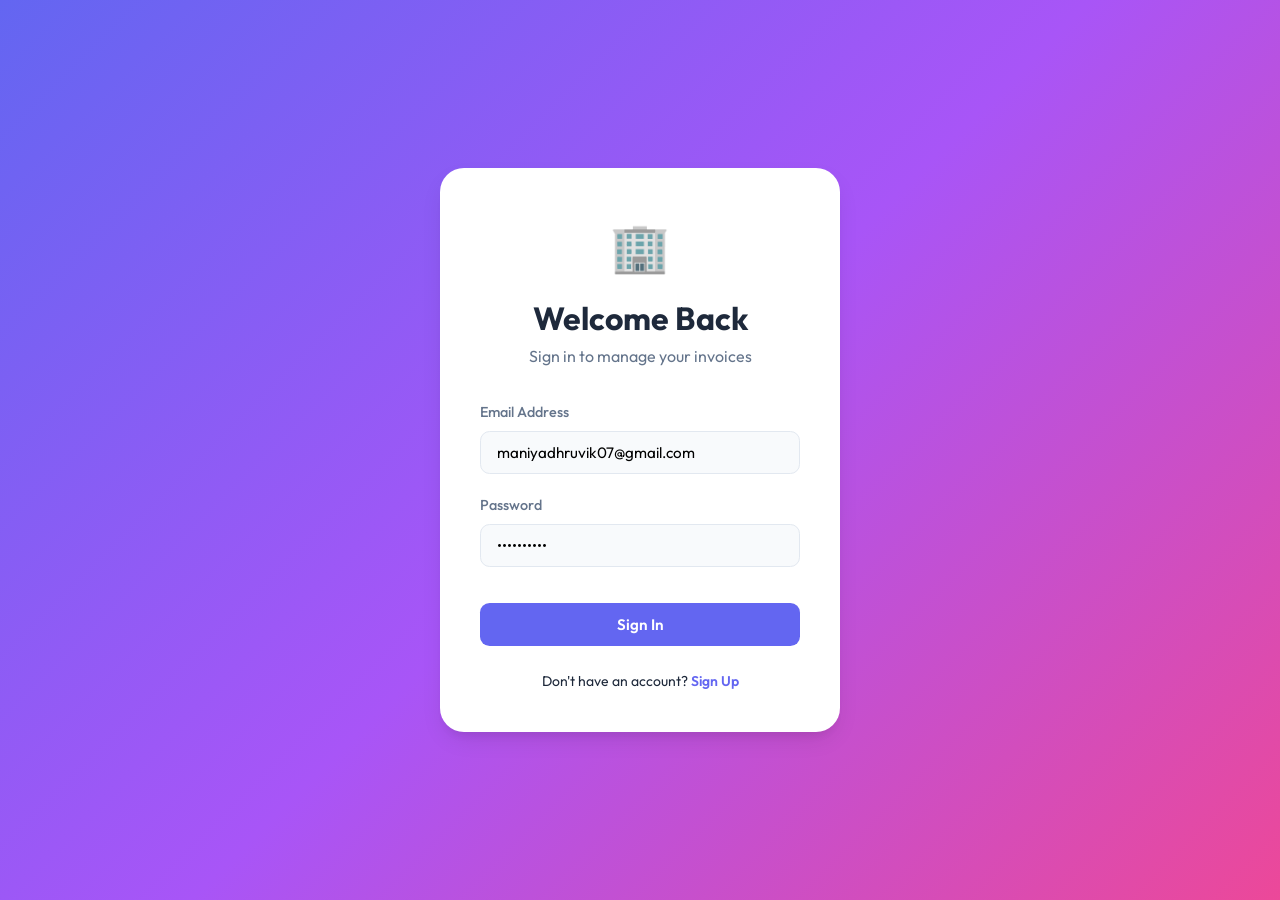
<file: index.html>
<!DOCTYPE html>
<html lang="en">

<head>
    <meta charset="UTF-8">
    <meta name="viewport" content="width=device-width, initial-scale=1.0">
    <title>Invoice Entry | Vyani Enterprise</title>
    <link href="https://fonts.googleapis.com/css2?family=Outfit:wght@100..900&display=swap" rel="stylesheet">
    <link rel="stylesheet" href="style.css">
</head>

<body>
    <div class="app-wrapper">

        <!-- ====== SECTION SWITCH TOGGLE ====== -->
        <div class="section-switch-bar">
            <div class="switch-container" id="section-switch">
                <button class="switch-btn active" id="switch-entry" onclick="switchSection('entry')">
                    <span class="switch-icon">📝</span>
                    <span class="switch-label">Data Entry</span>
                </button>
                <button class="switch-btn" id="switch-history" onclick="switchSection('history')">
                    <span class="switch-icon">📋</span>
                    <span class="switch-label">Invoice History</span>
                </button>
                <div class="switch-slider" id="switch-slider"></div>
            </div>
        </div>

        <!-- ====== SECTION 1: DATA ENTRY ====== -->
        <section class="section-panel active" id="section-entry">
            <div class="dashboard-container">

                <!-- ====== TOP ACTION BAR ====== -->
                <div class="top-action-bar">
                    <h1 class="page-title">Tax Invoice</h1>
                    <div class="top-actions">
                        <button class="chip-btn" onclick="openDialog('supplier-dialog')">🏢 Supplier Info</button>
                        <button class="chip-btn" onclick="openDialog('buyer-dialog')">👤 Buyer Info</button>
                        <button class="chip-btn" onclick="openDialog('meta-dialog')">📄 Invoice Details</button>
                        <button class="chip-btn chip-btn-accent" onclick="openAddItemDialog()">＋ Add Item</button>
                    </div>
                </div>

                <!-- ====== INVOICE DISPLAY (Read-Only View) ====== -->
                <div class="invoice-display">

                    <!-- Top Info Grid -->
                    <div class="inv-grid-top">
                        <!-- Supplier Info -->
                        <div class="inv-box supplier-box">
                            <h4>Supplier</h4>
                            <div id="d-supplier">
                                <p class="empty-hint">Click "🏢 Supplier Info" to enter supplier details</p>
                            </div>
                        </div>
                        <!-- Invoice Meta Info -->
                        <div class="inv-box meta-box">
                            <h4>Invoice Details</h4>
                            <div id="d-invoice-info">
                                <p class="empty-hint">Click "📄 Invoice Details" to enter meta info</p>
                            </div>
                        </div>
                    </div>

                    <!-- Buyer & Transport Info Grid -->
                    <div class="inv-grid-mid">
                        <!-- Buyer Info -->
                        <div class="inv-box buyer-box">
                            <h4>Buyer</h4>
                            <div id="d-buyer">
                                <p class="empty-hint">Click "👤 Buyer Info" to enter buyer details</p>
                            </div>
                        </div>
                        <!-- Transport Info -->
                        <div class="inv-box transport-box">
                            <h4>Transport / Other</h4>
                            <div id="d-transport">
                                <p class="empty-hint">Invoice Details covers this</p>
                            </div>
                        </div>
                    </div>

                    <!-- Items Table -->
                    <table class="inv-table">
                        <thead>
                            <tr>
                                <th style="width:50px">Sr</th>
                                <th>Description</th>
                                <th>Challan Date</th>
                                <th>Challan No.</th>
                                <th style="text-align:right">Amount</th>
                                <th style="width:50px"></th>
                            </tr>
                        </thead>
                        <tbody id="items-body">
                            <tr id="empty-row">
                                <td colspan="6" class="empty-hint" style="padding:2rem">No items added. Click "＋ Add
                                    Item" to start.</td>
                            </tr>
                        </tbody>
                    </table>

                    <!-- Totals -->
                    <div class="inv-totals-bar">
                        <div class="amount-words" id="d-amount-words"></div>
                        <div class="inv-totals">
                            <div class="t-row t-grand"><span>Grand Total</span><span id="d-grand-total">0</span></div>
                        </div>
                    </div>
                </div>

                <div class="bottom-bar">
                    <button class="btn btn-secondary" onclick="resetAll()">🔄 Reset</button>
                    <button class="btn btn-primary" onclick="saveInvoice()" style="width:auto;padding:0.75rem 2.5rem">💾
                        Save
                        Invoice</button>
                </div>
            </div>
        </section>

        <!-- ====== SECTION 2: INVOICE HISTORY ====== -->
        <section class="section-panel" id="section-history">
            <div class="dashboard-container">
                <div class="history-header">
                    <h1 class="page-title">📋 Invoice History</h1>
                    <p class="history-subtitle">Your saved invoices appear here</p>
                </div>
                <div id="history-list" class="history-list">
                    <p class="empty-hint" style="padding:1.5rem">No saved invoices yet.</p>
                </div>
            </div>
        </section>
    </div>

    <!-- ====== PRINT PREVIEW DIALOG ====== -->
    <div id="print-dialog" class="modal-overlay">
        <div class="modal-content" style="max-width:800px;">
            <div class="modal-header no-print">
                <h2 class="modal-title">🖨️ Invoice Preview</h2>
                <div style="display:flex;gap:0.5rem;align-items:center;">
                    <button class="btn btn-primary" onclick="doPrint()" style="width:auto;padding:0.5rem 1.5rem">🖨️
                        Print</button>
                    <button class="close-btn" onclick="closeDialog('print-dialog')">×</button>
                </div>
            </div>
            <div id="print-area"></div>
        </div>
    </div>

    <!-- ============================================ -->
    <!-- ========== ALL DIALOG BOXES BELOW ========== -->
    <!-- ============================================ -->

    <!-- DIALOG: Supplier Info -->
    <div id="supplier-dialog" class="modal-overlay">
        <div class="modal-content">
            <div class="modal-header">
                <h2 class="modal-title">🏢 Supplier Details</h2>
                <button class="close-btn" onclick="closeDialog('supplier-dialog')">×</button>
            </div>
            <div class="form-group">
                <label class="form-label">Supplier Name</label>
                <input type="text" id="f-supplier-name" class="form-input" placeholder="e.g. Vyani Enterprise">
            </div>
            <div class="form-group">
                <label class="form-label">Address</label>
                <input type="text" id="f-supplier-address" class="form-input" placeholder="e.g. 467, Pandol">
            </div>
            <div class="form-group">
                <label class="form-label">City</label>
                <input type="text" id="f-supplier-city" class="form-input" placeholder="e.g. Surat">
            </div>
            <div class="form-group">
                <label class="form-label">Pincode</label>
                <input type="text" id="f-supplier-pincode" class="form-input" placeholder="e.g. 395004">
            </div>
            <div class="form-group">
                <label class="form-label">State</label>
                <input type="text" id="f-supplier-state" class="form-input" placeholder="e.g. Gujarat">
            </div>
            <div class="form-group">
                <label class="form-label">Phone No</label>
                <input type="text" id="f-supplier-phone" class="form-input" placeholder="Phone number">
            </div>
            <div class="modal-footer">
                <button class="btn btn-secondary" onclick="closeDialog('supplier-dialog')">Cancel</button>
                <button class="btn btn-primary" onclick="saveSupplierInfo()">Save</button>
            </div>
        </div>
    </div>

    <!-- DIALOG: Buyer Info -->
    <div id="buyer-dialog" class="modal-overlay">
        <div class="modal-content">
            <div class="modal-header">
                <h2 class="modal-title">👤 Buyer Details</h2>
                <button class="close-btn" onclick="closeDialog('buyer-dialog')">×</button>
            </div>
            <div class="form-group">
                <label class="form-label">Buyer Name</label>
                <input type="text" id="f-buyer-name" class="form-input" placeholder="Buyer name">
            </div>
            <div class="form-group">
                <label class="form-label">Address</label>
                <input type="text" id="f-buyer-address" class="form-input" placeholder="e.g. 467, Pandol">
            </div>

            <div class="form-group">
                <label class="form-label">City</label>
                <input type="text" id="f-buyer-city" class="form-input" placeholder="e.g. Surat">
            </div>
            <div class="form-group">
                <label class="form-label">Pincode</label>
                <input type="text" id="f-buyer-pincode" class="form-input" placeholder="e.g. 395004">
            </div>
            <div class="form-group">
                <label class="form-label">State</label>
                <input type="text" id="f-buyer-state" class="form-input" placeholder="e.g. Gujarat">
            </div>
            <div class="form-group">
                <label class="form-label">Phone No</label>
                <input type="text" id="f-buyer-phone" class="form-input" placeholder="Phone number">
            </div>
            <div class="modal-footer">
                <button class="btn btn-secondary" onclick="closeDialog('buyer-dialog')">Cancel</button>
                <button class="btn btn-primary" onclick="saveBuyerInfo()">Save</button>
            </div>
        </div>
    </div>

    <!-- DIALOG: Add Item -->
    <div id="item-dialog" class="modal-overlay">
        <div class="modal-content">
            <div class="modal-header">
                <h2 class="modal-title" id="item-dialog-title">＋ Add Item Entry</h2>
                <button class="close-btn" onclick="closeDialog('item-dialog')">×</button>
            </div>
            <div class="form-group">
                <label class="form-label">Description</label>
                <input type="text" id="f-item-desc" class="form-input" placeholder="e.g. 206">
            </div>
            <div class="form-group">
                <label class="form-label">Challan Date</label>
                <input type="date" id="f-item-date" class="form-input">
            </div>
            <div class="form-group">
                <label class="form-label">Challan No.</label>
                <input type="text" id="f-item-challan" class="form-input" placeholder="e.g. DC-0001">
            </div>
            <div class="form-group">
                <label class="form-label">Amount (₹)</label>
                <input type="number" id="f-item-amount" class="form-input" placeholder="0">
            </div>
            <div class="modal-footer">
                <button class="btn btn-secondary" onclick="closeDialog('item-dialog')">Cancel</button>
                <button class="btn btn-primary" id="btn-save-item" onclick="saveItemEntry()">Add Item</button>
            </div>
        </div>
    </div>

    <!-- DIALOG: Invoice Details (Meta) -->
    <div id="meta-dialog" class="modal-overlay">
        <div class="modal-content">
            <div class="modal-header">
                <h2 class="modal-title">📄 Invoice Details</h2>
                <button class="close-btn" onclick="closeDialog('meta-dialog')">×</button>
            </div>
            <div style="display:grid; grid-template-columns:1fr 1fr; gap:1rem;">
                <div class="form-group">
                    <label class="form-label">Invoice No</label>
                    <input type="text" id="f-inv-no" class="form-input" placeholder="e.g. VE/001">
                </div>
                <div class="form-group">
                    <label class="form-label">Date</label>
                    <input type="date" id="f-inv-date" class="form-input">
                </div>
                <div class="form-group">
                    <label class="form-label">LR No / Transport</label>
                    <input type="text" id="f-inv-lr" class="form-input" placeholder="LR No">
                </div>
                <div class="form-group">
                    <label class="form-label">Agent / Broker</label>
                    <input type="text" id="f-inv-agent" class="form-input" placeholder="Agent Name">
                </div>
                <div class="form-group">
                    <label class="form-label">Discount (%)</label>
                    <input type="number" id="f-inv-disc" class="form-input" placeholder="0">
                </div>
                <div class="form-group">
                    <label class="form-label">IGST (%)</label>
                    <input type="number" id="f-inv-igst" class="form-input" placeholder="0">
                </div>
            </div>
            <div class="modal-footer">
                <button class="btn btn-secondary" onclick="closeDialog('meta-dialog')">Cancel</button>
                <button class="btn btn-primary" onclick="saveInvoiceMeta()">Save Details</button>
            </div>
        </div>
    </div>

    <script src="script.js"></script>
</body>

</html>
</file>
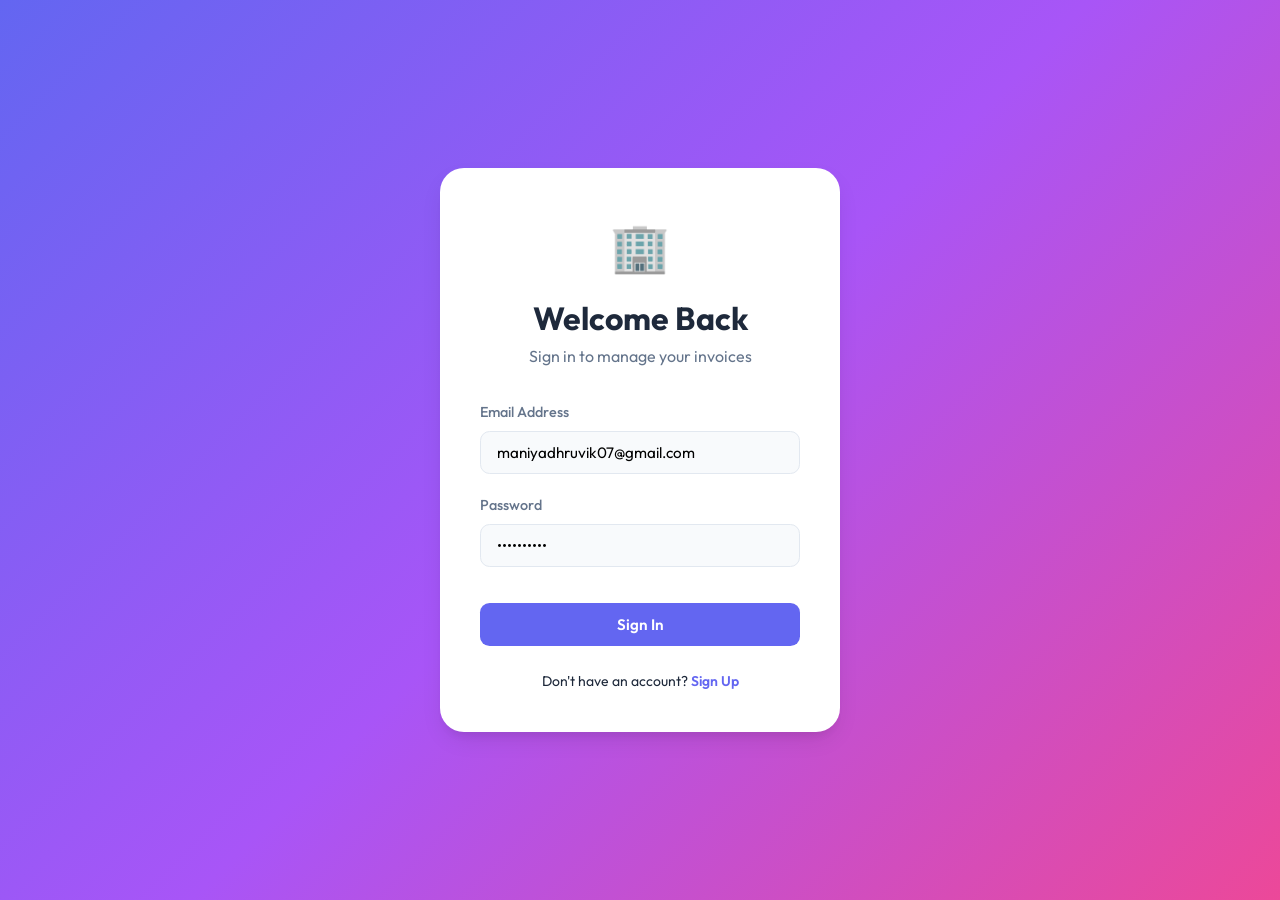
<file: signin.html>
<!DOCTYPE html>
<html lang="en">

<head>
    <meta charset="UTF-8">
    <meta name="viewport" content="width=device-width, initial-scale=1.0">
    <title>Sign In | Invoice Manager</title>
    <link href="https://fonts.googleapis.com/css2?family=Outfit:wght@100..900&display=swap" rel="stylesheet">
    <link rel="stylesheet" href="style.css">
</head>

<body>
    <div class="auth-container">
        <div class="auth-card">
            <div class="auth-header" style="text-align: center; margin-bottom: 2rem;">
                <div class="auth-logo" style="font-size: 3rem; margin-bottom: 0.5rem;">🏢</div>
                <h1 class="auth-title">Welcome Back</h1>
                <p class="auth-subtitle">Sign in to manage your invoices</p>
            </div>
            <form id="signin-form">
                <div class="form-group">
                    <label class="form-label">Email Address</label>
                    <input type="email" id="signin-email" class="form-input" placeholder="Enter your email" required
                        value="maniyadhruvik07@gmail.com">
                </div>
                <div class="form-group">
                    <label class="form-label">Password</label>
                    <input type="password" id="signin-password" class="form-input" placeholder="Enter your password"
                        required value="maniya@#07">
                </div>
                <button type="submit" class="btn btn-primary" style="margin-top: 1rem;">Sign In</button>
            </form>
            <div class="auth-footer">
                Don't have an account? <a href="signup.html" class="auth-link">Sign Up</a>
            </div>
        </div>
    </div>
    <script src="script.js"></script>
</body>

</html>
</file>
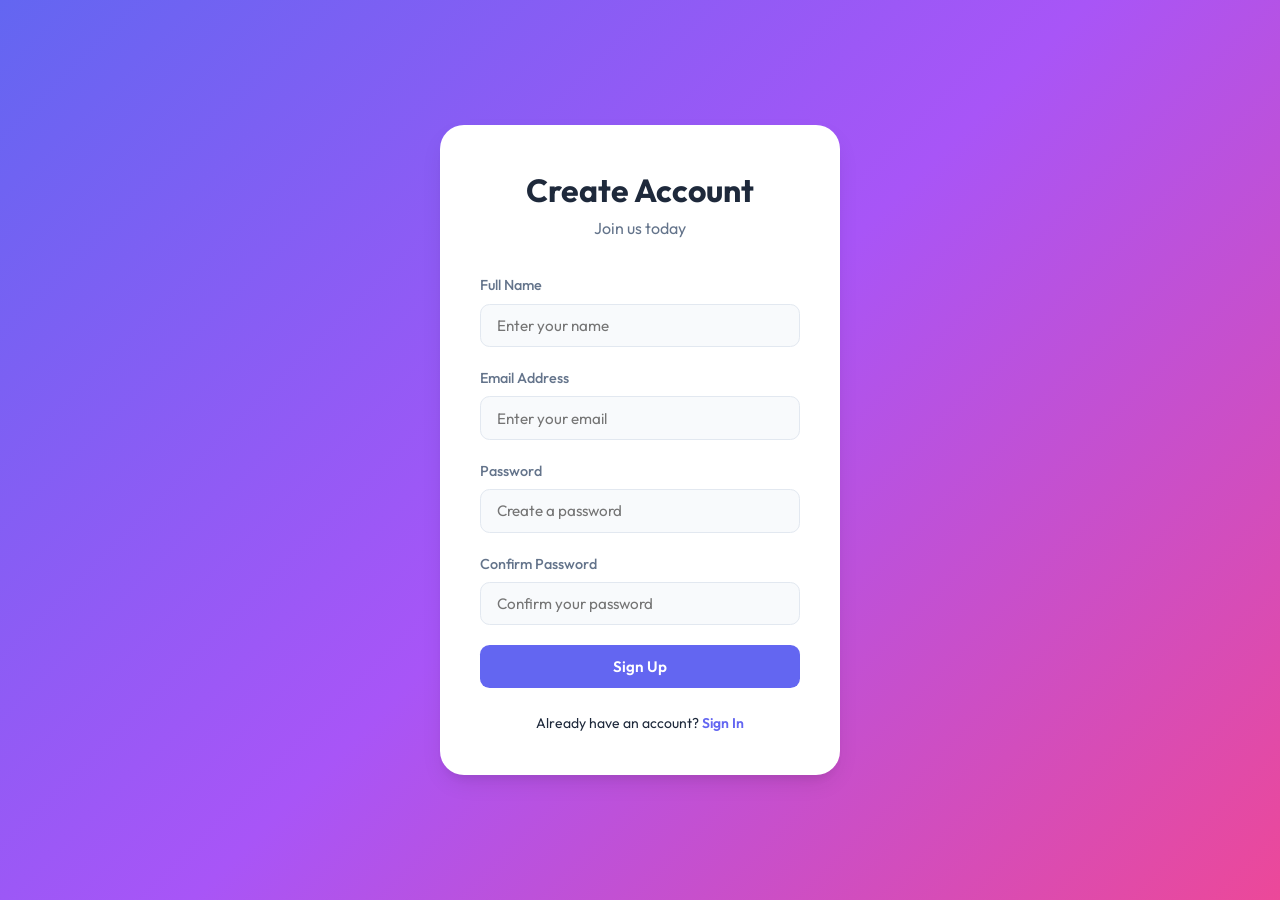
<file: signup.html>
<!DOCTYPE html>
<html lang="en">
<head>
    <meta charset="UTF-8">
    <meta name="viewport" content="width=device-width, initial-scale=1.0">
    <title>Sign Up | Invoice Manager</title>
    <link href="https://fonts.googleapis.com/css2?family=Outfit:wght@100..900&display=swap" rel="stylesheet">
    <link rel="stylesheet" href="style.css">
</head>
<body>
    <div class="auth-container">
        <div class="auth-card">
            <h1 class="auth-title">Create Account</h1>
            <p class="auth-subtitle">Join us today</p>
            <form id="signup-form">
                <div class="form-group">
                    <label class="form-label">Full Name</label>
                    <input type="text" id="signup-name" class="form-input" placeholder="Enter your name" required>
                </div>
                <div class="form-group">
                    <label class="form-label">Email Address</label>
                    <input type="email" id="signup-email" class="form-input" placeholder="Enter your email" required>
                </div>
                <div class="form-group">
                    <label class="form-label">Password</label>
                    <input type="password" id="signup-password" class="form-input" placeholder="Create a password" required>
                </div>
                <div class="form-group">
                    <label class="form-label">Confirm Password</label>
                    <input type="password" id="signup-confirm" class="form-input" placeholder="Confirm your password" required>
                </div>
                <button type="submit" class="btn btn-primary">Sign Up</button>
            </form>
            <div class="auth-footer">
                Already have an account? <a href="signin.html" class="auth-link">Sign In</a>
            </div>
        </div>
    </div>
    <script src="script.js"></script>
</body>
</html>
</file>
<file: style.css>
:root {
    --primary: #6366f1;
    --primary-hover: #4f46e5;
    --accent: #a855f7;
    --bg: #f1f5f9;
    --card: #ffffff;
    --text: #1e293b;
    --text2: #64748b;
    --border: #e2e8f0;
    --success: #10b981;
    --error: #ef4444;
    --shadow: 0 4px 6px -1px rgb(0 0 0 / 0.07), 0 2px 4px -2px rgb(0 0 0 / 0.05);
    --shadow-lg: 0 10px 25px -5px rgb(0 0 0 / 0.1), 0 8px 10px -6px rgb(0 0 0 / 0.08);
}

* {
    margin: 0;
    padding: 0;
    box-sizing: border-box;
}

body {
    font-family: 'Outfit', sans-serif;
    background: var(--bg);
    color: var(--text);
    line-height: 1.6;
}

/* ======================== AUTH PAGES ======================== */
.auth-container {
    min-height: 100vh;
    display: flex;
    align-items: center;
    justify-content: center;
    padding: 2rem;
    background: linear-gradient(135deg, #6366f1 0%, #a855f7 50%, #ec4899 100%);
}

.auth-card {
    background: var(--card);
    padding: 2.5rem;
    border-radius: 1.5rem;
    width: 100%;
    max-width: 400px;
    box-shadow: var(--shadow-lg);
}

.auth-title {
    font-size: 2rem;
    font-weight: 700;
    text-align: center;
}

.auth-subtitle {
    text-align: center;
    color: var(--text2);
    margin-bottom: 2rem;
}

.auth-footer {
    margin-top: 1.5rem;
    text-align: center;
    font-size: 0.875rem;
}

.auth-link {
    color: var(--primary);
    text-decoration: none;
    font-weight: 600;
}

/* ======================== FORM ELEMENTS ======================== */
.form-group {
    margin-bottom: 1.25rem;
}

.form-label {
    display: block;
    margin-bottom: 0.4rem;
    font-weight: 500;
    font-size: 0.9rem;
    color: var(--text2);
}

.form-input {
    width: 100%;
    padding: 0.7rem 1rem;
    border: 1.5px solid var(--border);
    border-radius: 0.6rem;
    font-family: inherit;
    font-size: 0.95rem;
    transition: all 0.25s ease;
    background: #f8fafc;
}

.form-input:focus {
    outline: none;
    border-color: var(--primary);
    background: white;
    box-shadow: 0 0 0 3px rgba(99, 102, 241, 0.15);
}

/* ======================== BUTTONS ======================== */
.btn {
    width: 100%;
    padding: 0.75rem;
    border: none;
    border-radius: 0.6rem;
    font-weight: 600;
    font-family: inherit;
    font-size: 0.95rem;
    cursor: pointer;
    transition: all 0.25s ease;
}

.btn-primary {
    background: var(--primary);
    color: white;
}

.btn-primary:hover {
    background: var(--primary-hover);
    transform: translateY(-1px);
    box-shadow: var(--shadow);
}

.btn-secondary {
    background: white;
    border: 1.5px solid var(--border);
    color: var(--text);
}

.btn-secondary:hover {
    background: var(--bg);
}

/* ======================== APP WRAPPER ======================== */
.app-wrapper {
    min-height: 100vh;
    display: flex;
    flex-direction: column;
}

/* ======================== SECTION SWITCH BAR ======================== */
.section-switch-bar {
    position: sticky;
    top: 0;
    z-index: 100;
    display: flex;
    justify-content: center;
    padding: 1rem 1rem 0.75rem;
    background: linear-gradient(135deg, #6366f1 0%, #7c3aed 50%, #a855f7 100%);
    box-shadow: 0 4px 20px rgba(99, 102, 241, 0.3);
}

.switch-container {
    position: relative;
    display: flex;
    background: rgba(255, 255, 255, 0.15);
    backdrop-filter: blur(10px);
    border-radius: 3rem;
    padding: 4px;
    gap: 0;
    border: 1px solid rgba(255, 255, 255, 0.2);
}

.switch-btn {
    position: relative;
    z-index: 2;
    display: flex;
    align-items: center;
    gap: 0.5rem;
    padding: 0.65rem 1.5rem;
    border: none;
    border-radius: 3rem;
    background: transparent;
    color: rgba(255, 255, 255, 0.7);
    font-family: inherit;
    font-size: 0.9rem;
    font-weight: 600;
    cursor: pointer;
    transition: color 0.3s ease;
    white-space: nowrap;
}

.switch-btn.active {
    color: var(--primary);
}

.switch-btn:hover:not(.active) {
    color: rgba(255, 255, 255, 1);
}

.switch-icon {
    font-size: 1.1rem;
}

.switch-slider {
    position: absolute;
    top: 4px;
    left: 4px;
    height: calc(100% - 8px);
    width: calc(50% - 4px);
    background: white;
    border-radius: 3rem;
    box-shadow: 0 2px 10px rgba(0, 0, 0, 0.15);
    transition: transform 0.35s cubic-bezier(0.4, 0, 0.2, 1);
    z-index: 1;
}

.switch-slider.right {
    transform: translateX(100%);
}

/* ======================== SECTION PANELS ======================== */
.section-panel {
    display: none;
    flex: 1;
    padding: 1.5rem;
    animation: fadeSlideIn 0.4s ease-out;
}

.section-panel.active {
    display: block;
}

@keyframes fadeSlideIn {
    from {
        opacity: 0;
        transform: translateY(15px);
    }

    to {
        opacity: 1;
        transform: translateY(0);
    }
}

/* ======================== DASHBOARD ======================== */
.dashboard-container {
    max-width: 1100px;
    margin: 0 auto;
}

.top-action-bar {
    display: flex;
    flex-wrap: wrap;
    justify-content: space-between;
    align-items: center;
    margin-bottom: 1.5rem;
    gap: 1rem;
}

.page-title {
    font-size: 1.75rem;
    font-weight: 800;
    background: linear-gradient(135deg, var(--primary), var(--accent));
    -webkit-background-clip: text;
    background-clip: text;
    -webkit-text-fill-color: transparent;
}

.top-actions {
    display: flex;
    flex-wrap: wrap;
    gap: 0.5rem;
}

.chip-btn {
    padding: 0.5rem 1.1rem;
    border: 1.5px solid var(--border);
    border-radius: 2rem;
    background: white;
    font-family: inherit;
    font-size: 0.85rem;
    font-weight: 500;
    cursor: pointer;
    transition: all 0.2s ease;
    white-space: nowrap;
}

.chip-btn:hover {
    border-color: var(--primary);
    color: var(--primary);
    transform: translateY(-1px);
    box-shadow: var(--shadow);
}

.chip-btn-accent {
    background: var(--primary);
    color: white;
    border-color: var(--primary);
}

.chip-btn-accent:hover {
    background: var(--primary-hover);
    border-color: var(--primary-hover);
    color: white;
}

/* ======================== INVOICE DISPLAY ======================== */
.invoice-display {
    background: white;
    border-radius: 1rem;
    box-shadow: var(--shadow);
    overflow: hidden;
}

.inv-grid-top {
    display: grid;
    grid-template-columns: 1.5fr 1fr;
    border-bottom: 1px solid var(--border);
}

.inv-box {
    padding: 1.25rem 1.5rem;
}

.inv-box h3,
.inv-box h4 {
    font-size: 0.95rem;
    color: var(--primary);
    margin-bottom: 0.5rem;
    text-transform: uppercase;
    letter-spacing: 0.5px;
}

.inv-box p {
    font-size: 0.85rem;
    color: var(--text2);
    margin-bottom: 0.15rem;
}

.supplier-box {
    border-right: 1px solid var(--border);
}

.meta-box {
    display: flex;
    flex-direction: column;
    gap: 0.3rem;
    justify-content: center;
}

.meta-row {
    display: flex;
    justify-content: space-between;
    font-size: 0.85rem;
    padding: 0.15rem 0;
}

.meta-row span {
    color: var(--text2);
}

.meta-row strong {
    color: var(--text);
}

.inv-grid-mid {
    display: grid;
    grid-template-columns: 1fr 1fr;
    border-bottom: 1px solid var(--border);
}

.buyer-box {
    border-right: 1px solid var(--border);
}

.empty-hint {
    color: var(--text2);
    font-size: 0.85rem;
    font-style: italic;
}

/* ======================== TABLE ======================== */
.inv-table {
    width: 100%;
    border-collapse: collapse;
}

.inv-table th {
    background: #f8fafc;
    padding: 0.75rem 1rem;
    text-align: left;
    font-size: 0.8rem;
    font-weight: 600;
    text-transform: uppercase;
    letter-spacing: 0.5px;
    color: var(--text2);
    border-bottom: 2px solid var(--border);
}

.inv-table td {
    padding: 0.75rem 1rem;
    font-size: 0.9rem;
    border-bottom: 1px solid var(--border);
}

.inv-table tbody tr:hover {
    background: #f8fafc;
}

.delete-btn {
    background: none;
    border: none;
    color: var(--error);
    cursor: pointer;
    font-size: 1rem;
    opacity: 0.6;
    transition: opacity 0.2s;
}

.edit-btn {
    background: none;
    border: none;
    color: var(--primary);
    cursor: pointer;
    font-size: 1rem;
    opacity: 0.6;
    transition: opacity 0.2s;
    margin-right: 8px;
}

.delete-btn:hover,
.edit-btn:hover {
    opacity: 1;
}

/* ======================== TOTALS BAR ======================== */
.inv-totals-bar {
    display: flex;
    justify-content: space-between;
    align-items: flex-end;
    padding: 1.25rem 1.5rem;
    border-top: 1px solid var(--border);
    gap: 2rem;
}

.amount-words {
    font-size: 0.85rem;
    color: var(--text2);
    flex: 1;
}

.amount-words strong {
    color: var(--text);
}

.inv-totals {
    width: 280px;
    flex-shrink: 0;
}

.t-row {
    display: flex;
    justify-content: space-between;
    font-size: 0.9rem;
    padding: 0.3rem 0;
}

.t-grand {
    font-weight: 700;
    font-size: 1.1rem;
    color: var(--primary);
    padding-top: 0.5rem;
    margin-top: 0.3rem;
    border-top: 2px solid var(--border);
}

/* ======================== BOTTOM BAR ======================== */
.bottom-bar {
    display: flex;
    justify-content: flex-end;
    gap: 1rem;
    margin-top: 1.5rem;
}

/* ======================== HISTORY SECTION ======================== */
.history-header {
    margin-bottom: 1.5rem;
}

.history-subtitle {
    color: var(--text2);
    font-size: 0.95rem;
    margin-top: 0.25rem;
}

.history-list {
    display: flex;
    flex-direction: column;
    gap: 0.75rem;
}

.history-card {
    display: flex;
    flex-direction: column;
    gap: 0.5rem;
    background: white;
    padding: 1rem 1.25rem;
    border-radius: 0.75rem;
    border: 1px solid var(--border);
    transition: all 0.25s ease;
    box-shadow: var(--shadow);
}

.history-card:hover {
    border-color: var(--primary);
    box-shadow: 0 6px 20px rgba(99, 102, 241, 0.15);
    transform: translateY(-2px);
}

.history-card-info {
    display: flex;
    flex-direction: column;
    gap: 0.1rem;
}

.history-card-info .hc-buyer {
    font-weight: 700;
    font-size: 0.95rem;
}

.history-card-info .hc-meta {
    font-size: 0.78rem;
    color: var(--text2);
    line-height: 1.4;
}

.history-card-actions {
    display: flex;
    gap: 0.35rem;
}

.icon-btn {
    padding: 0.5rem 0.75rem;
    border: 1.5px solid var(--border);
    border-radius: 0.5rem;
    background: white;
    cursor: pointer;
    font-size: 0.85rem;
    font-family: inherit;
    transition: all 0.2s;
}

.icon-btn:hover {
    border-color: var(--primary);
    color: var(--primary);
    background: #f0f0ff;
}

.icon-btn-danger:hover {
    border-color: var(--error);
    color: var(--error);
    background: #fff0f0;
}

/* ======================== HISTORY COUNT BADGE ======================== */
.history-count-badge {
    display: inline-flex;
    align-items: center;
    justify-content: center;
    background: rgba(255, 255, 255, 0.3);
    color: white;
    font-size: 0.7rem;
    font-weight: 700;
    min-width: 20px;
    height: 20px;
    border-radius: 10px;
    padding: 0 5px;
    margin-left: 4px;
}

.switch-btn.active .history-count-badge {
    background: var(--primary);
    color: white;
}

/* ======================== PRINT INVOICE ======================== */
.print-invoice {
    font-family: 'Outfit', Arial, sans-serif;
    color: #000;
    font-size: 12px;
    line-height: 1.5;
}

.print-invoice h2 {
    text-align: center;
    font-size: 18px;
    border-bottom: 2px solid #000;
    padding-bottom: 6px;
    margin-bottom: 12px;
}

.print-invoice .pi-grid {
    display: grid;
    grid-template-columns: 1fr 1fr;
    border: 1px solid #ccc;
    margin-bottom: 10px;
}

.print-invoice .pi-cell {
    padding: 8px 10px;
    border: 1px solid #ccc;
}

.print-invoice table {
    width: 100%;
    border-collapse: collapse;
    margin-bottom: 10px;
}

.print-invoice th,
.print-invoice td {
    border: 1px solid #ccc;
    padding: 6px 8px;
    text-align: left;
}

.print-invoice th {
    background: #f0f0f0;
    font-weight: 600;
}

.print-invoice .pi-totals {
    display: flex;
    justify-content: flex-end;
}

.print-invoice .pi-totals-inner {
    width: 250px;
}

.print-invoice .pi-totals-inner div {
    display: flex;
    justify-content: space-between;
    padding: 2px 0;
    font-size: 12px;
}

.print-invoice .pi-grand {
    font-weight: 700;
    border-top: 2px solid #000;
    padding-top: 4px;
    margin-top: 4px;
    font-size: 14px;
}

.print-invoice .pi-words {
    margin-top: 10px;
    font-size: 11px;
    border-top: 1px solid #ccc;
    padding-top: 6px;
}

/* ======================== MODAL / DIALOG BOX ======================== */
.modal-overlay {
    position: fixed;
    top: 0;
    left: 0;
    width: 100%;
    height: 100%;
    background: rgba(15, 23, 42, 0.5);
    backdrop-filter: blur(6px);
    display: none;
    align-items: center;
    justify-content: center;
    z-index: 1000;
    padding: 1rem;
}

.modal-content {
    background: white;
    padding: 2rem;
    border-radius: 1.25rem;
    width: 100%;
    max-width: 460px;
    max-height: 90vh;
    overflow-y: auto;
    box-shadow: var(--shadow-lg);
    animation: slideUp 0.3s ease-out;
}

@keyframes slideUp {
    from {
        opacity: 0;
        transform: translateY(30px) scale(0.97);
    }

    to {
        opacity: 1;
        transform: translateY(0) scale(1);
    }
}

.modal-header {
    display: flex;
    justify-content: space-between;
    align-items: center;
    margin-bottom: 1.5rem;
}

.modal-title {
    font-size: 1.25rem;
    font-weight: 700;
}

.close-btn {
    background: none;
    border: none;
    font-size: 1.5rem;
    cursor: pointer;
    color: var(--text2);
    transition: color 0.2s;
}

.close-btn:hover {
    color: var(--text);
}

.modal-footer {
    display: flex;
    justify-content: flex-end;
    gap: 0.75rem;
    margin-top: 1.5rem;
}

.modal-footer .btn {
    width: auto;
    padding: 0.6rem 1.5rem;
}

/* ======================== RESPONSIVE ======================== */
@media (max-width: 768px) {

    .inv-grid-top,
    .inv-grid-mid {
        grid-template-columns: 1fr;
    }

    .supplier-box,
    .buyer-box {
        border-right: none;
        border-bottom: 1px solid var(--border);
    }

    .inv-totals-bar {
        flex-direction: column;
    }

    .inv-totals {
        width: 100%;
    }

    .top-action-bar {
        flex-direction: column;
        align-items: flex-start;
    }

    .section-panel {
        padding: 1rem;
    }

    .switch-btn {
        padding: 0.55rem 1rem;
        font-size: 0.8rem;
    }

    .switch-icon {
        font-size: 1rem;
    }

    .section-switch-bar {
        padding: 0.75rem 0.75rem 0.5rem;
    }
}

/* ======================== PRINT MEDIA ======================== */
@media print {
    body * {
        visibility: hidden;
    }

    #print-area,
    #print-area * {
        visibility: visible;
    }

    #print-area {
        position: fixed;
        top: 0;
        left: 0;
        width: 100%;
        padding: 20px;
    }

    .no-print {
        display: none !important;
    }
}
</file>
